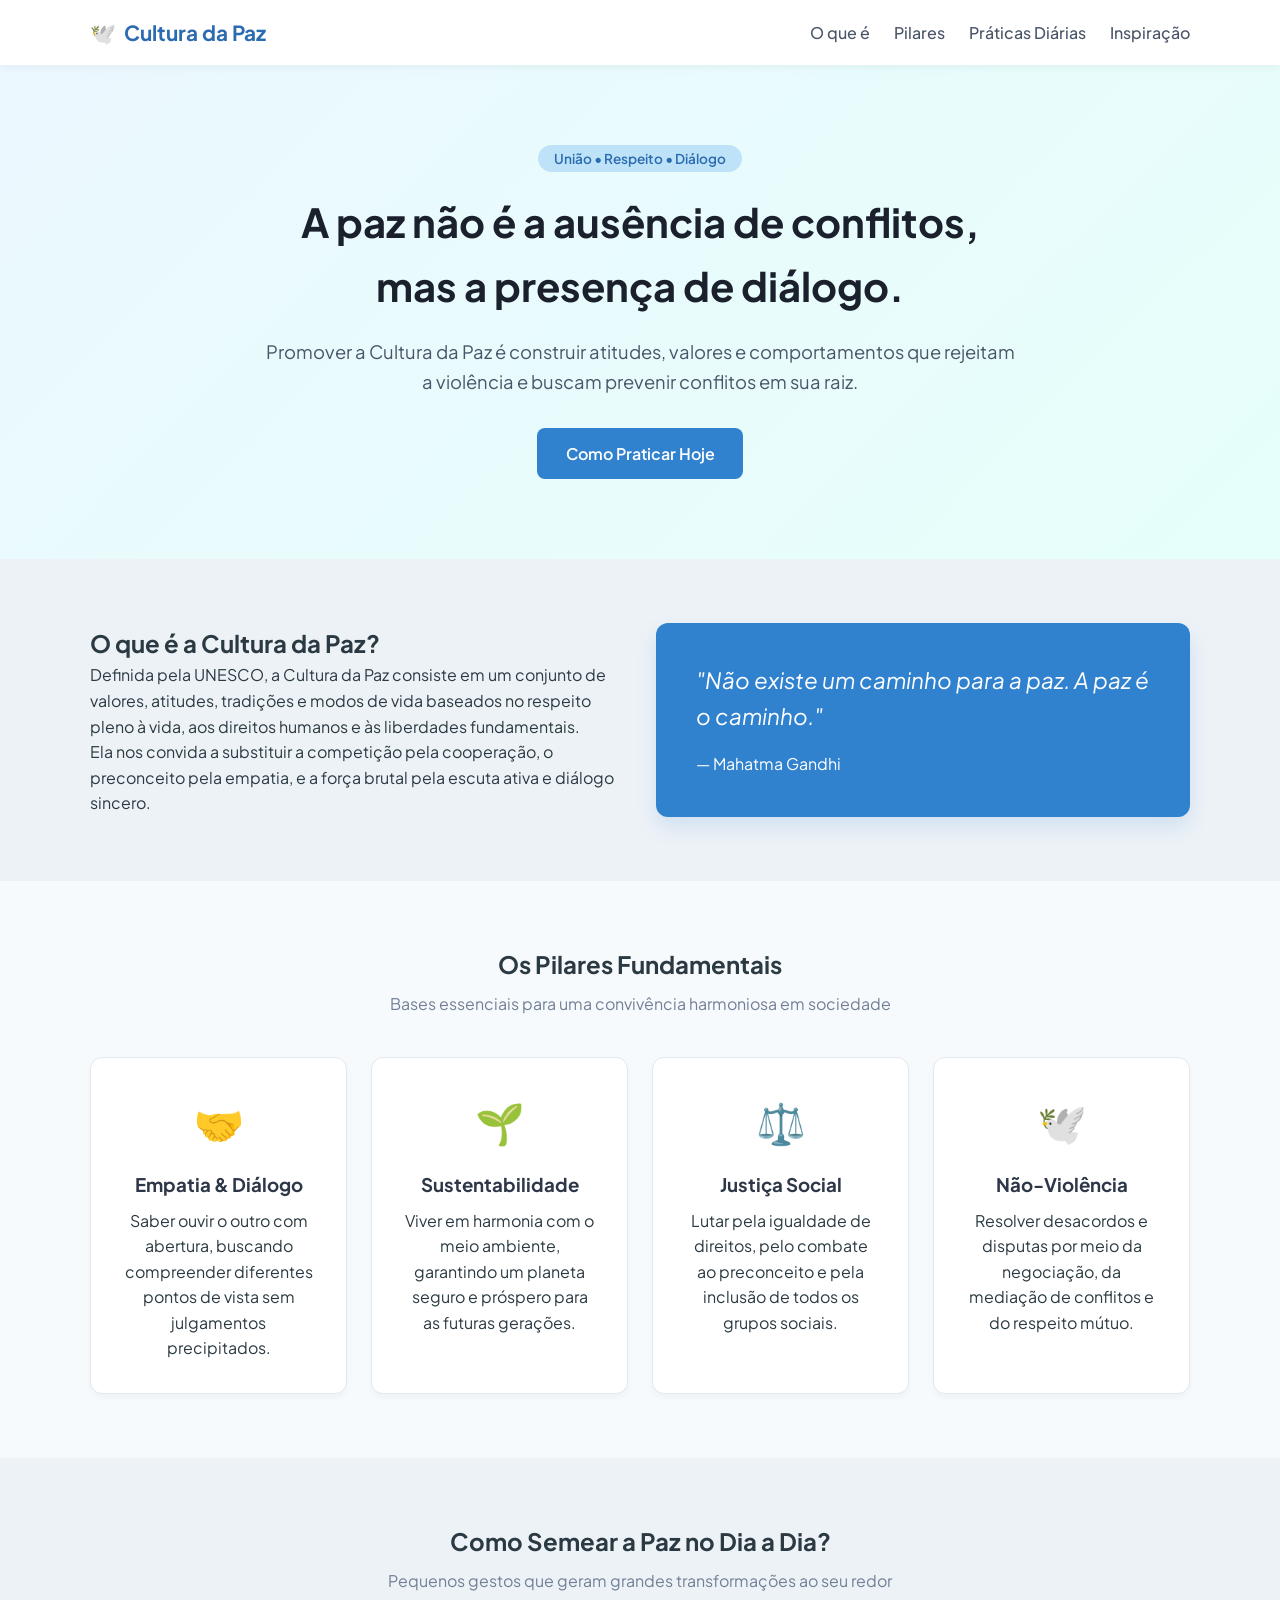
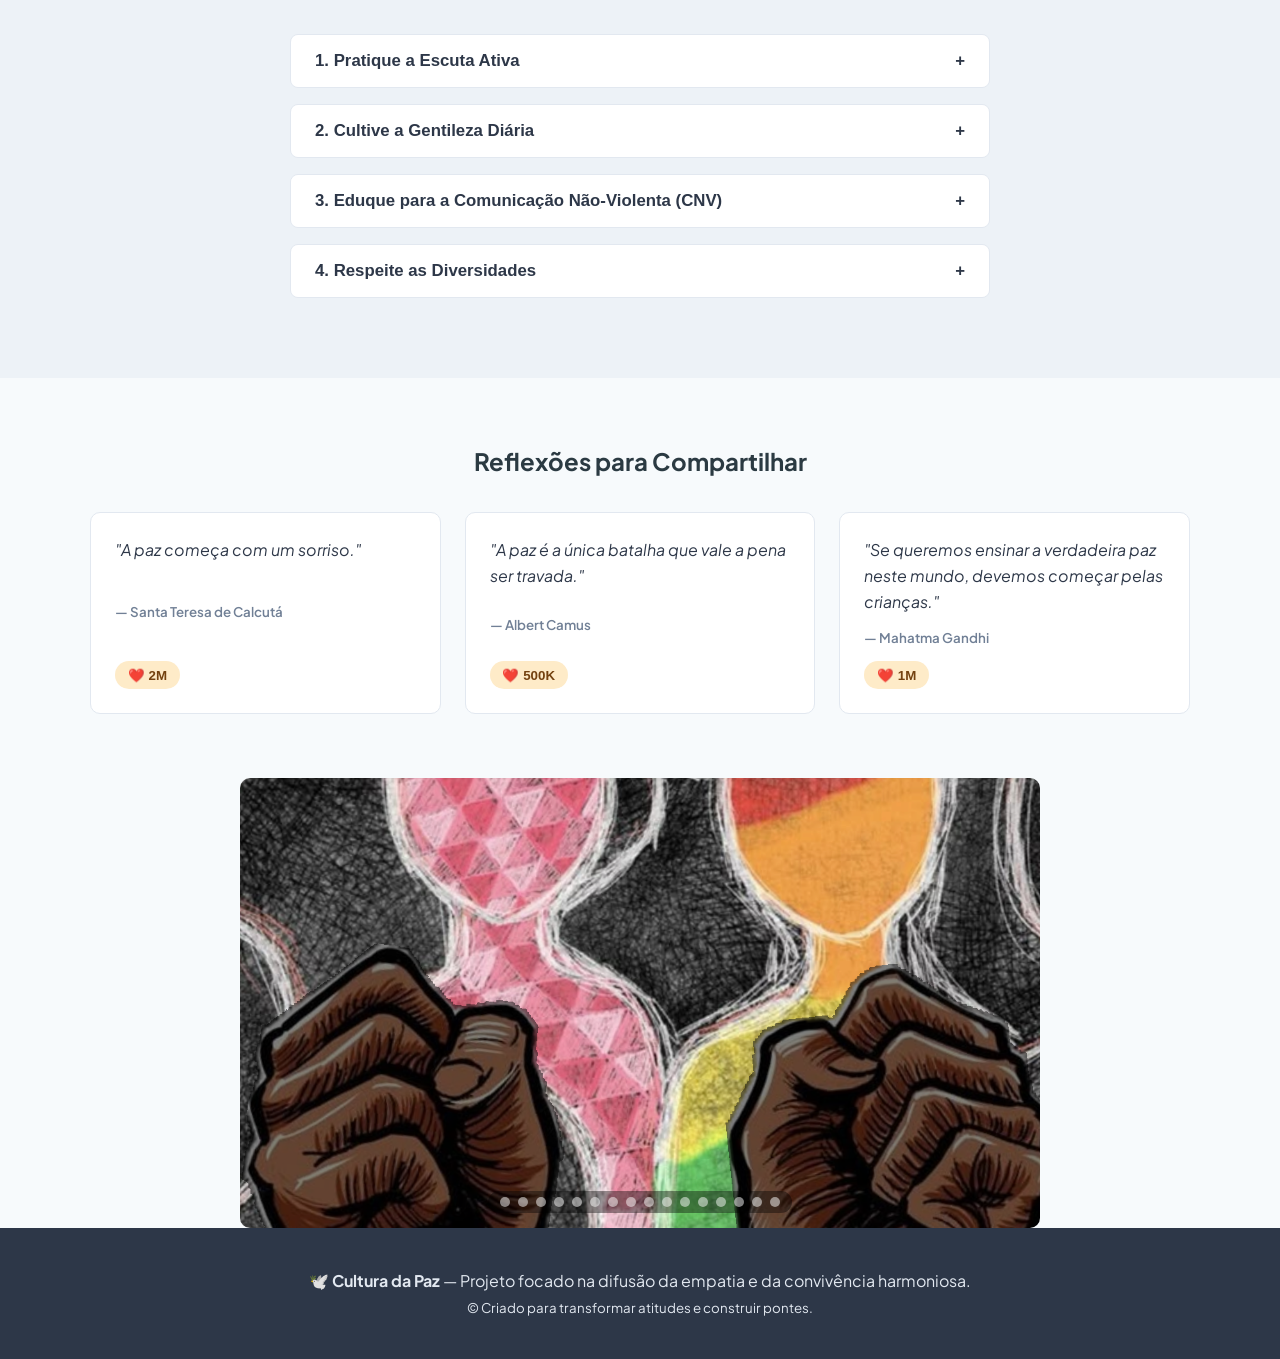
<file: index.html>
<!DOCTYPE html>
<html lang="pt-BR">
<head>
  <meta charset="UTF-8">
  <meta name="viewport" content="width=device-width, initial-scale=1.0">
  <title>Cultura da Paz - Transformando o Mundo com Diálogo e Empatia</title>
  <link rel="stylesheet" href="style.css">
  <link rel="preconnect" href="https://fonts.googleapis.com">
  <link rel="preconnect" href="https://fonts.gstatic.com" crossorigin>
  <link href="https://fonts.googleapis.com/css2?family=Plus+Jakarta+Sans:wght@400;500;600;700&display=swap" rel="stylesheet">
</head>
<body>


  <!-- Cabeçalho -->
  <header>
    <div class="container nav-container">
      <a href="#" class="logo">
        <span class="pigeon-icon">🕊️</span> Cultura da Paz
      </a>
      <nav>
        <ul>
          <li><a href="#sobre">O que é</a></li>
          <li><a href="#pilares">Pilares</a></li>
          <li><a href="#praticas">Práticas Diárias</a></li>
          <li><a href="#mensagens">Inspiração</a></li>
        </ul>
      </nav>
    </div>
  </header>


  <!-- Seção Hero -->
  <section class="hero">
    <div class="container hero-content">
      <span class="badge">União • Respeito • Diálogo</span>
      <h1>A paz não é a ausência de conflitos, mas a presença de diálogo.</h1>
      <p>Promover a Cultura da Paz é construir atitudes, valores e comportamentos que rejeitam a violência e buscam prevenir conflitos em sua raiz.</p>
      <a href="#praticas" class="btn">Como Praticar Hoje</a>
    </div>
  </section>


  <!-- Seção Sobre -->
  <section id="sobre" class="section bg-light">
    <div class="container">
      <div class="grid-2">
        <div class="content-box">
          <h2>O que é a Cultura da Paz?</h2>
          <p>Definida pela UNESCO, a Cultura da Paz consiste em um conjunto de valores, atitudes, tradições e modos de vida baseados no respeito pleno à vida, aos direitos humanos e às liberdades fundamentais.</p>
          <p>Ela nos convida a substituir a competição pela cooperação, o preconceito pela empatia, e a força brutal pela escuta ativa e diálogo sincero.</p>
        </div>
        <div class="quote-card">
          <p>"Não existe um caminho para a paz. A paz é o caminho."</p>
          <span>— Mahatma Gandhi</span>
        </div>
      </div>
    </div>
  </section>


  <!-- Seção Pilares -->
  <section id="pilares" class="section">
    <div class="container">
      <h2 class="text-center">Os Pilares Fundamentais</h2>
      <p class="subtitle text-center">Bases essenciais para uma convivência harmoniosa em sociedade</p>


      <div class="cards-grid">
        <div class="card">
          <div class="card-icon">🤝</div>
          <h3>Empatia & Diálogo</h3>
          <p>Saber ouvir o outro com abertura, buscando compreender diferentes pontos de vista sem julgamentos precipitados.</p>
        </div>


        <div class="card">
          <div class="card-icon">🌱</div>
          <h3>Sustentabilidade</h3>
          <p>Viver em harmonia com o meio ambiente, garantindo um planeta seguro e próspero para as futuras gerações.</p>
        </div>


        <div class="card">
          <div class="card-icon">⚖️</div>
          <h3>Justiça Social</h3>
          <p>Lutar pela igualdade de direitos, pelo combate ao preconceito e pela inclusão de todos os grupos sociais.</p>
        </div>


        <div class="card">
          <div class="card-icon">🕊️</div>
          <h3>Não-Violência</h3>
          <p>Resolver desacordos e disputas por meio da negociação, da mediação de conflitos e do respeito mútuo.</p>
        </div>
      </div>
    </div>
  </section>


  <!-- Seção Práticas Diárias (Accordion/Lista) -->
  <section id="praticas" class="section bg-light">
    <div class="container">
      <h2 class="text-center">Como Semear a Paz no Dia a Dia?</h2>
      <p class="subtitle text-center">Pequenos gestos que geram grandes transformações ao seu redor</p>


      <div class="accordion">
        <div class="accordion-item">
          <button class="accordion-header">1. Pratique a Escuta Ativa <span>+</span></button>
          <div class="accordion-body">
            <p>Escute as pessoas sem interrompê-las ou já preparar uma resposta na mente. Esteja presente para entender seus sentimentos e necessidades.</p>
          </div>
        </div>


        <div class="accordion-item">
          <button class="accordion-header">2. Cultive a Gentileza Diária <span>+</span></button>
          <div class="accordion-body">
            <p>Pequenas ações como dar um "bom dia" sincero, agradecer serviços prestados ou ceder a vez ajudam a reduzir a tensão no dia a dia urbano.</p>
          </div>
        </div>


        <div class="accordion-item">
          <button class="accordion-header">3. Eduque para a Comunicação Não-Violenta (CNV) <span>+</span></button>
          <div class="accordion-body">
            <p>Ao expressar insatisfação, foque nos fatos e nos seus sentimentos, sem acusar ou rotular a outra pessoa.</p>
          </div>
        </div>


        <div class="accordion-item">
          <button class="accordion-header">4. Respeite as Diversidades <span>+</span></button>
          <div class="accordion-body">
            <p>Aprecie as diferenças de opiniões, culturas, etnias, religiões e estilos de vida como fatores de enriquecimento humano.</p>
          </div>
        </div>
      </div>
    </div>
  </section>


  <!-- Seção Mensagens de Inspiração -->
  <section id="mensagens" class="section">
    <div class="container">
      <h2 class="text-center">Reflexões para Compartilhar</h2>
      <div class="messages-grid">
        <div class="message-card">
          <p>"A paz começa com um sorriso."</p>
          <small>— Santa Teresa de Calcutá</small>
          <button class="like-btn">❤️ <span class="like-count">2M</span></button>
        </div>
        <div class="message-card">
          <p>"A paz é a única batalha que vale a pena ser travada."</p>
          <small>— Albert Camus</small>
          <button class="like-btn">❤️ <span class="like-count">500K</span></button>
        </div>
        <div class="message-card">
          <p>"Se queremos ensinar a verdadeira paz neste mundo, devemos começar pelas crianças."</p>
          <small>— Mahatma Gandhi</small>
          <button class="like-btn">❤️ <span class="like-count">1M</span></button>
        </div>
      </div>
    </div>
  </section>
<div class="carrossel-container">
  <div class="carrossel-slides">
    <div class="slide" id="slide-1"><img src="img/algema.png" alt="Imagem 1"></div>
    <div class="slide" id="slide-2"><img src="img/imagemcheia.png" alt="Imagem 2"></div>
    <div class="slide" id="slide-3"><img src="img/mao.png" alt="Imagem 3"></div>
    <div class="slide" id="slide-4"><img src="img/meninabandeira.png" alt="Imagem 4"></div>
    <div class="slide" id="slide-5"><img src="img/1.jpg" alt="Imagem 5"></div>
    <div class="slide" id="slide-6"><img src="img/2.jpg" alt="Imagem 6"></div>
    <div class="slide" id="slide-7"><img src="img/3.jpg" alt="Imagem 7"></div>
    <div class="slide" id="slide-8"><img src="img/4.jpg" alt="Imagem 8"></div>
    <div class="slide" id="slide-9"><img src="img/5.jpg" alt="Imagem 9"></div>
    <div class="slide" id="slide-10"><img src="img/6.jpg" alt="Imagem 10"></div>
    <div class="slide" id="slide-11"><img src="img/7.jpg" alt="Imagem 11"></div>
    <div class="slide" id="slide-12"><img src="img/8.jpg" alt="Imagem 12"></div>
    <div class="slide" id="slide-13"><img src="img/10.png" alt="Imagem 13"></div>
    <div class="slide" id="slide-14"><img src="img/11.jpg" alt="Imagem 14"></div>
    <div class="slide" id="slide-15"><img src="img/12.jpg" alt="Imagem 15"></div>
    <div class="slide" id="slide-16"><img src="img/mao.png" alt="Imagem 16"></div>
  </div>

  <div class="carrossel-navegacao">
    <a href="#slide-1"></a>
    <a href="#slide-2"></a>
    <a href="#slide-3"></a>
    <a href="#slide-4"></a>
    <a href="#slide-5"></a>
    <a href="#slide-6"></a>
    <a href="#slide-7"></a>
    <a href="#slide-8"></a>
    <a href="#slide-9"></a>
    <a href="#slide-10"></a>
    <a href="#slide-11"></a>
    <a href="#slide-12"></a>
    <a href="#slide-13"></a>
    <a href="#slide-14"></a>
    <a href="#slide-15"></a>
    <a href="#slide-16"></a>
  </div>
</div>






  <!-- Rodapé -->
  <footer>
    <div class="container footer-content">
      <p>🕊️ <strong>Cultura da Paz</strong> — Projeto focado na difusão da empatia e da convivência harmoniosa.</p>
      <p><small>&copy; Criado para transformar atitudes e construir pontes.</small></p>
    </div>
  </footer>

  <script src="script.js"></script>




</body>
</html>
</file>
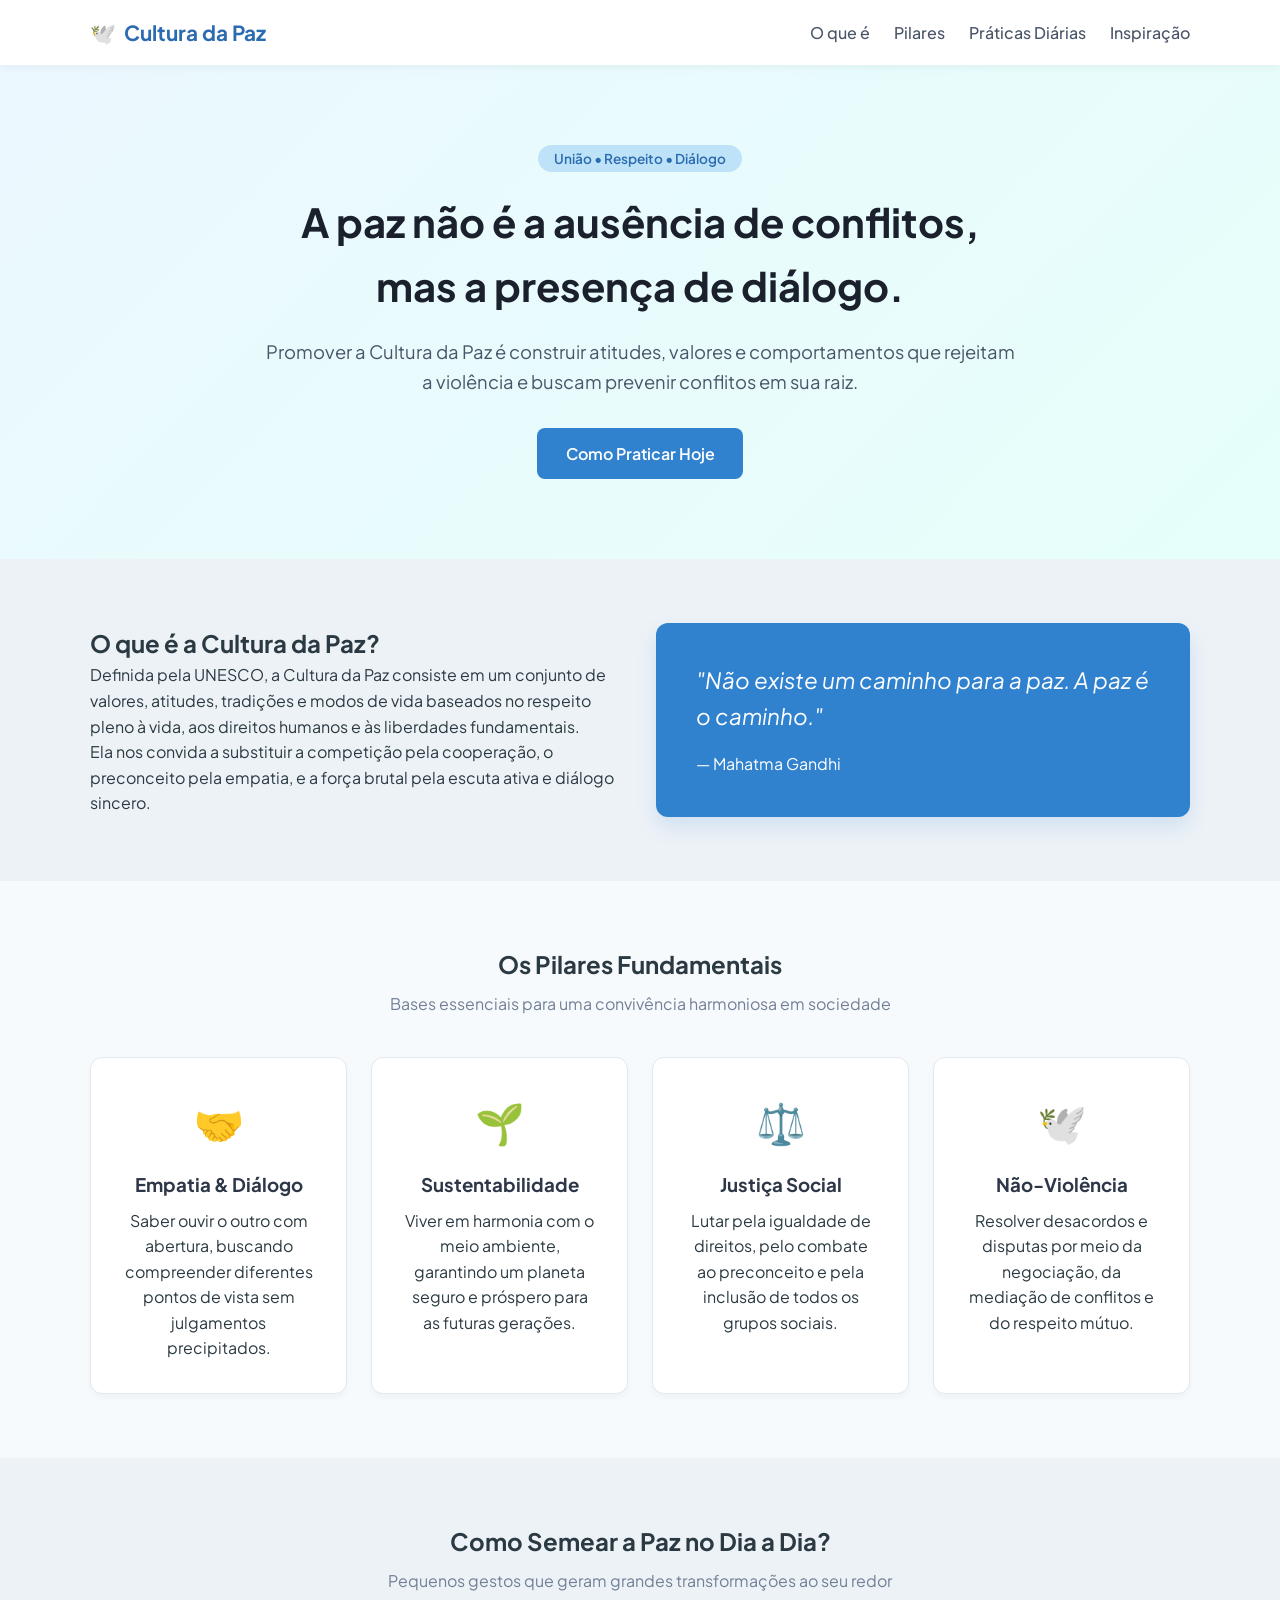
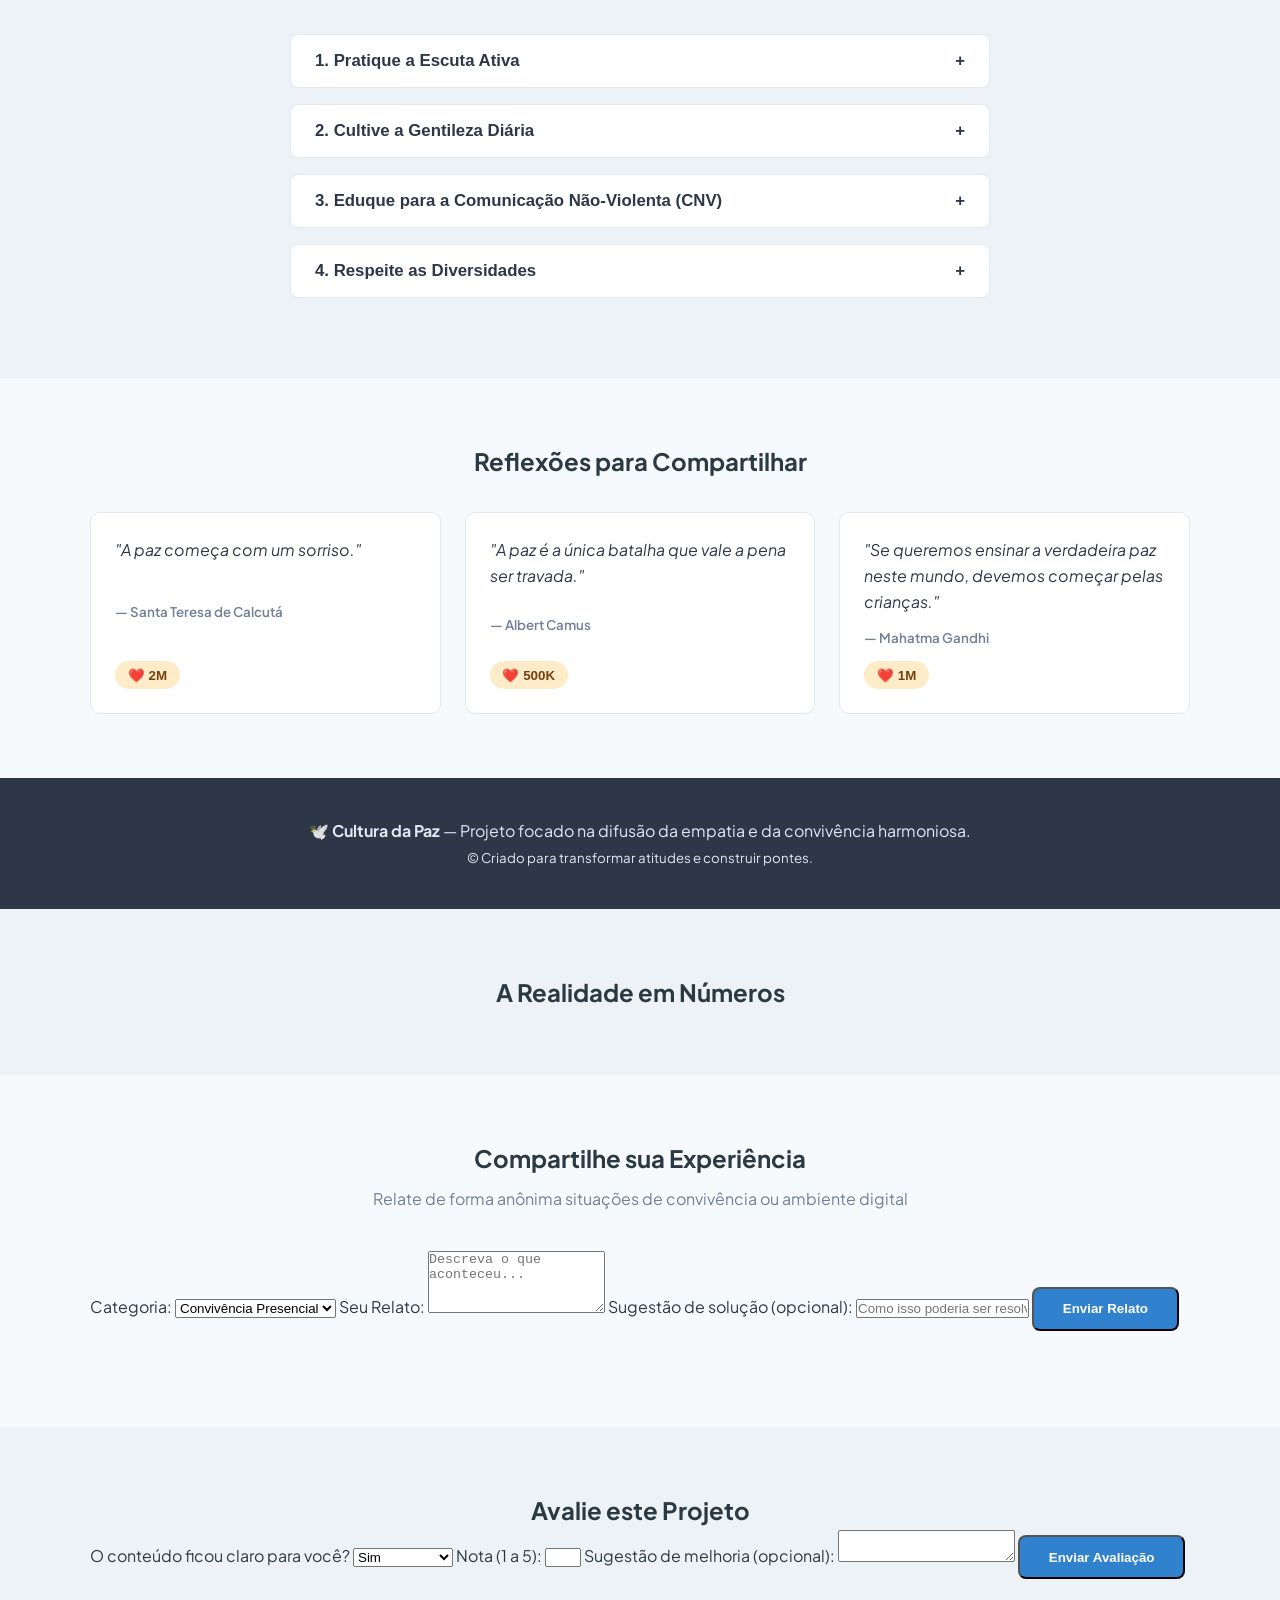
<file: fontes.html>
<!DOCTYPE html>
<html lang="pt-BR">
<head>
  <meta charset="UTF-8">
  <meta name="viewport" content="width=device-width, initial-scale=1.0">
  <title>Cultura da Paz - Transformando o Mundo com Diálogo e Empatia</title>
  <link rel="stylesheet" href="style.css">
  <link rel="preconnect" href="https://fonts.googleapis.com">
  <link rel="preconnect" href="https://fonts.gstatic.com" crossorigin>
  <link href="https://fonts.googleapis.com/css2?family=Plus+Jakarta+Sans:wght@400;500;600;700&display=swap" rel="stylesheet">
</head>
<body>


  <!-- Cabeçalho -->
  <header>
    <div class="container nav-container">
      <a href="#" class="logo">
        <span class="pigeon-icon">🕊️</span> Cultura da Paz
      </a>
      <nav>
        <ul>
          <li><a href="#sobre">O que é</a></li>
          <li><a href="#pilares">Pilares</a></li>
          <li><a href="#praticas">Práticas Diárias</a></li>
          <li><a href="#mensagens">Inspiração</a></li>
        </ul>
      </nav>
    </div>
  </header>


  <!-- Seção Hero -->
  <section class="hero">
    <div class="container hero-content">
      <span class="badge">União • Respeito • Diálogo</span>
      <h1>A paz não é a ausência de conflitos, mas a presença de diálogo.</h1>
      <p>Promover a Cultura da Paz é construir atitudes, valores e comportamentos que rejeitam a violência e buscam prevenir conflitos em sua raiz.</p>
      <a href="#praticas" class="btn">Como Praticar Hoje</a>
    </div>
  </section>


  <!-- Seção Sobre -->
  <section id="sobre" class="section bg-light">
    <div class="container">
      <div class="grid-2">
        <div class="content-box">
          <h2>O que é a Cultura da Paz?</h2>
          <p>Definida pela UNESCO, a Cultura da Paz consiste em um conjunto de valores, atitudes, tradições e modos de vida baseados no respeito pleno à vida, aos direitos humanos e às liberdades fundamentais.</p>
          <p>Ela nos convida a substituir a competição pela cooperação, o preconceito pela empatia, e a força brutal pela escuta ativa e diálogo sincero.</p>
        </div>
        <div class="quote-card">
          <p>"Não existe um caminho para a paz. A paz é o caminho."</p>
          <span>— Mahatma Gandhi</span>
        </div>
      </div>
    </div>
  </section>


  <!-- Seção Pilares -->
  <section id="pilares" class="section">
    <div class="container">
      <h2 class="text-center">Os Pilares Fundamentais</h2>
      <p class="subtitle text-center">Bases essenciais para uma convivência harmoniosa em sociedade</p>


      <div class="cards-grid">
        <div class="card">
          <div class="card-icon">🤝</div>
          <h3>Empatia & Diálogo</h3>
          <p>Saber ouvir o outro com abertura, buscando compreender diferentes pontos de vista sem julgamentos precipitados.</p>
        </div>


        <div class="card">
          <div class="card-icon">🌱</div>
          <h3>Sustentabilidade</h3>
          <p>Viver em harmonia com o meio ambiente, garantindo um planeta seguro e próspero para as futuras gerações.</p>
        </div>


        <div class="card">
          <div class="card-icon">⚖️</div>
          <h3>Justiça Social</h3>
          <p>Lutar pela igualdade de direitos, pelo combate ao preconceito e pela inclusão de todos os grupos sociais.</p>
        </div>


        <div class="card">
          <div class="card-icon">🕊️</div>
          <h3>Não-Violência</h3>
          <p>Resolver desacordos e disputas por meio da negociação, da mediação de conflitos e do respeito mútuo.</p>
        </div>
      </div>
    </div>
  </section>


  <!-- Seção Práticas Diárias (Accordion/Lista) -->
  <section id="praticas" class="section bg-light">
    <div class="container">
      <h2 class="text-center">Como Semear a Paz no Dia a Dia?</h2>
      <p class="subtitle text-center">Pequenos gestos que geram grandes transformações ao seu redor</p>


      <div class="accordion">
        <div class="accordion-item">
          <button class="accordion-header">1. Pratique a Escuta Ativa <span>+</span></button>
          <div class="accordion-body">
            <p>Escute as pessoas sem interrompê-las ou já preparar uma resposta na mente. Esteja presente para entender seus sentimentos e necessidades.</p>
          </div>
        </div>


        <div class="accordion-item">
          <button class="accordion-header">2. Cultive a Gentileza Diária <span>+</span></button>
          <div class="accordion-body">
            <p>Pequenas ações como dar um "bom dia" sincero, agradecer serviços prestados ou ceder a vez ajudam a reduzir a tensão no dia a dia urbano.</p>
          </div>
        </div>


        <div class="accordion-item">
          <button class="accordion-header">3. Eduque para a Comunicação Não-Violenta (CNV) <span>+</span></button>
          <div class="accordion-body">
            <p>Ao expressar insatisfação, foque nos fatos e nos seus sentimentos, sem acusar ou rotular a outra pessoa.</p>
          </div>
        </div>


        <div class="accordion-item">
          <button class="accordion-header">4. Respeite as Diversidades <span>+</span></button>
          <div class="accordion-body">
            <p>Aprecie as diferenças de opiniões, culturas, etnias, religiões e estilos de vida como fatores de enriquecimento humano.</p>
          </div>
        </div>
      </div>
    </div>
  </section>


  <!-- Seção Mensagens de Inspiração -->
  <section id="mensagens" class="section">
    <div class="container">
      <h2 class="text-center">Reflexões para Compartilhar</h2>
      <div class="messages-grid">
        <div class="message-card">
          <p>"A paz começa com um sorriso."</p>
          <small>— Santa Teresa de Calcutá</small>
          <button class="like-btn">❤️ <span class="like-count">2M</span></button>
        </div>
        <div class="message-card">
          <p>"A paz é a única batalha que vale a pena ser travada."</p>
          <small>— Albert Camus</small>
          <button class="like-btn">❤️ <span class="like-count">500K</span></button>
        </div>
        <div class="message-card">
          <p>"Se queremos ensinar a verdadeira paz neste mundo, devemos começar pelas crianças."</p>
          <small>— Mahatma Gandhi</small>
          <button class="like-btn">❤️ <span class="like-count">1M</span></button>
        </div>
      </div>
    </div>
  </section>


  <!-- Rodapé -->
  <footer>
    <div class="container footer-content">
      <p>🕊️ <strong>Cultura da Paz</strong> — Projeto focado na difusão da empatia e da convivência harmoniosa.</p>
      <p><small>&copy; Criado para transformar atitudes e construir pontes.</small></p>
    </div>
  </footer>
 
<!-- SEÇÃO DE DADOS ESTATÍSTICOS (Vem da tabela dados_estatisticos) -->
<section id="dados" class="section bg-light">
  <div class="container">
    <h2 class="text-center">A Realidade em Números</h2>
    <div id="lista-estatisticas" class="cards-grid">
      <!-- O Back-end ou JS vai preencher os cards aqui -->
    </div>
  </div>
</section>

<!-- SEÇÃO DE RELATOS ANÔNIMOS (Envia e lê da tabela relatos) -->
<section id="relatos" class="section">
  <div class="container">
    <h2 class="text-center">Compartilhe sua Experiência</h2>
    <p class="subtitle text-center">Relate de forma anônima situações de convivência ou ambiente digital</p>

    <form action="salvar_relato.php" method="POST" class="form-box">
      <label>Categoria:</label>
      <select name="categoria" required>
        <option value="convivencia">Convivência Presencial</option>
        <option value="ambiente-digital">Ambiente Digital</option>
      </select>

      <label>Seu Relato:</label>
      <textarea name="descricao" rows="4" required placeholder="Descreva o que aconteceu..."></textarea>

      <label>Sugestão de solução (opcional):</label>
      <input type="text" name="sugestao" maxlength="500" placeholder="Como isso poderia ser resolvido com diálogo?">

      <button type="submit" class="btn">Enviar Relato</button>
    </form>

    <div id="mural-relatos" class="messages-grid">
      <!-- Relatos com status 'aprovado' aparecerão aqui -->
    </div>
  </div>
</section>

<!-- SEÇÃO DE AVALIAÇÃO DO SITE (Envia para a tabela avaliacoes) -->
<section id="avaliacao" class="section bg-light">
  <div class="container">
    <h2 class="text-center">Avalie este Projeto</h2>
    <form action="salvar_avaliacao.php" method="POST" class="form-box">
      <label>O conteúdo ficou claro para você?</label>
      <select name="clareza" required>
        <option value="sim">Sim</option>
        <option value="parcialmente">Parcialmente</option>
        <option value="nao">Não</option>
      </select>

      <label>Nota (1 a 5):</label>
      <input type="number" name="nota" min="1" max="5" required>

      <label>Sugestão de melhoria (opcional):</label>
      <textarea name="sugestao" maxlength="500" rows="2"></textarea>

      <button type="submit" class="btn">Enviar Avaliação</button>
    </form>
  </div>
</section>


  <script src="script.js"></script>




</body>
</html>
</file>
<file: style.css>
/* Configurações Globais */
* {
    margin: 0;
    padding: 0;
    box-sizing: border-box;
  }
 
  body {
    font-family: 'Plus Jakarta Sans', sans-serif;
    color: #2b3a42;
    background-color: #f7fafc;
    line-height: 1.6;
  }
 
  .container {
    width: 90%;
    max-width: 1100px;
    margin: 0 auto;
  }
 
  /* Navegação */
  header {
    background: #ffffff;
    box-shadow: 0 2px 10px rgba(0,0,0,0.05);
    position: sticky;
    top: 0;
    z-index: 100;
  }
 
  .nav-container {
    display: flex;
    justify-content: space-between;
    align-items: center;
    padding: 1rem 0;
  }
 
  .logo {
    font-size: 1.3rem;
    font-weight: 700;
    color: #2b6cb0;
    text-decoration: none;
    display: flex;
    align-items: center;
    gap: 0.5rem;
  }
 
  nav ul {
    display: flex;
    list-style: none;
    gap: 1.5rem;
  }
 
  nav a {
    text-decoration: none;
    color: #4a5568;
    font-weight: 500;
    transition: color 0.2s;
  }
 
  nav a:hover {
    color: #3182ce;
  }
 
  /* Hero Section */
  .hero {
    background: linear-gradient(135deg, #ebf8ff 0%, #e6fffa 100%);
    padding: 5rem 0;
    text-align: center;
  }
 
  .hero-content {
    max-width: 750px;
  }
 
  .badge {
    background: #bee3f8;
    color: #2b6cb0;
    padding: 0.3rem 1rem;
    border-radius: 20px;
    font-size: 0.85rem;
    font-weight: 600;
  }
 
  .hero h1 {
    font-size: 2.5rem;
    margin: 1.2rem 0;
    color: #1a202c;
  }
 
  .hero p {
    font-size: 1.15rem;
    color: #4a5568;
    margin-bottom: 2rem;
  }
 
  .btn {
    display: inline-block;
    background: #3182ce;
    color: #fff;
    padding: 0.8rem 1.8rem;
    border-radius: 8px;
    text-decoration: none;
    font-weight: 600;
    transition: background 0.3s;
  }
 
  .btn:hover {
    background: #2b6cb0;
  }
 
  /* Seções Padrão */
  .section {
    padding: 4rem 0;
  }
 
  .bg-light {
    background-color: #edf2f7;
  }
 
  .text-center {
    text-align: center;
  }
 
  .subtitle {
    color: #718096;
    margin-top: 0.5rem;
    margin-bottom: 2.5rem;
  }
 
  /* Grids */
  .grid-2 {
    display: grid;
    grid-template-columns: 1fr 1fr;
    gap: 2rem;
    align-items: center;
  }
 
  .quote-card {
    background: #3182ce;
    color: #fff;
    padding: 2.5rem;
    border-radius: 12px;
    box-shadow: 0 10px 20px rgba(49, 130, 206, 0.15);
  }
 
  .quote-card p {
    font-size: 1.4rem;
    font-style: italic;
    margin-bottom: 1rem;
  }
 
  .cards-grid {
    display: grid;
    grid-template-columns: repeat(auto-fit, minmax(220px, 1fr));
    gap: 1.5rem;
  }
 
  .card {
    background: #fff;
    padding: 2rem;
    border-radius: 12px;
    box-shadow: 0 4px 6px rgba(0,0,0,0.03);
    text-align: center;
    border: 1px solid #e2e8f0;
  }
 
  .card-icon {
    font-size: 2.5rem;
    margin-bottom: 1rem;
  }
 
  .card h3 {
    margin-bottom: 0.5rem;
    color: #2d3748;
  }
 
  /* Accordion */
  .accordion {
    max-width: 700px;
    margin: 0 auto;
  }
 
  .accordion-item {
    background: #fff;
    margin-bottom: 1rem;
    border-radius: 8px;
    overflow: hidden;
    border: 1px solid #e2e8f0;
  }
 
  .accordion-header {
    width: 100%;
    padding: 1rem 1.5rem;
    text-align: left;
    background: #fff;
    border: none;
    font-size: 1.05rem;
    font-weight: 600;
    color: #2d3748;
    cursor: pointer;
    display: flex;
    justify-content: space-between;
    align-items: center;
  }
 
  .accordion-body {
    padding: 0 1.5rem 1rem 1.5rem;
    display: none;
    color: #4a5568;
  }
 
  .accordion-item.active .accordion-body {
    display: block;
  }
 
  /* Mensagens de Inspiração */
  .messages-grid {
    display: grid;
    grid-template-columns: repeat(auto-fit, minmax(250px, 1fr));
    gap: 1.5rem;
    margin-top: 2rem;
  }
 
  .message-card {
    background: #fff;
    padding: 1.5rem;
    border-radius: 10px;
    border: 1px solid #e2e8f0;
    display: flex;
    flex-direction: column;
    justify-content: space-between;
  }
 
  .message-card p {
    font-style: italic;
    color: #2d3748;
  }
 
  .message-card small {
    display: block;
    margin: 0.8rem 0;
    color: #718096;
    font-weight: 600;
  }
 
  .like-btn {
    align-self: flex-start;
    background: #feebc8;
    border: none;
    padding: 0.4rem 0.8rem;
    border-radius: 20px;
    cursor: pointer;
    font-weight: 600;
    color: #744210;
    transition: transform 0.1s;
  }
 
  .like-btn:active {
    transform: scale(0.95);
  }
 
  /* Rodapé */
  footer {
    background: #2d3748;
    color: #e2e8f0;
    text-align: center;
    padding: 2.5rem 0;
  }
 
  /* Responsividade */
  @media (max-width: 768px) {
    .grid-2 {
      grid-template-columns: 1fr;
    }
    .nav-container {
      flex-direction: column;
      gap: 1rem;
    }
  }




  /* Container principal */
.carrossel-container {
  position: relative;
  width: 100%;
  max-width: 800px; /* Ajuste a largura máxima conforme necessário */
  margin: 0 auto;
  overflow: hidden;
  border-radius: 10px;
}

/* Área que guarda os slides lado a lado */
.carrossel-slides {
  display: flex;
  overflow-x: auto;
  scroll-snap-type: x mandatory; /* Faz a imagem "travar" no centro ao rolar */
  scroll-behavior: smooth; /* Transição suave ao clicar nas bolinhas */
  scrollbar-width: none; /* Esconde a barra de rolagem no Firefox */
}

/* Esconde a barra de rolagem no Chrome, Safari e Edge */
.carrossel-slides::-webkit-scrollbar {
  display: none;
}

/* Cada slide individual */
.slide {
  flex: 0 0 100%; /* Cada slide ocupa 100% da largura do container */
  width: 100%;
  height: 450px; /* Ajuste a altura conforme sua preferência */
  scroll-snap-align: start;
}

/* Ajuste das imagens dentro dos slides */
.slide img {
  width: 100%;
  height: 100%;
  object-fit: cover; /* Preenche o espaço sem distorcer a imagem (use 'contain' se não quiser cortar) */
  display: block;
}

/* Barra de bolinhas de navegação */
.carrossel-navegacao {
  position: absolute;
  bottom: 15px;
  left: 50%;
  transform: translateX(-50%);
  display: flex;
  flex-wrap: wrap;
  justify-content: center;
  gap: 8px;
  background: rgba(0, 0, 0, 0.4);
  padding: 6px 12px;
  border-radius: 20px;
  max-width: 90%;
}

/* Estilo de cada bolinha */
.carrossel-navegacao a {
  width: 10px;
  height: 10px;
  background-color: rgba(255, 255, 255, 0.5);
  border-radius: 50%;
  transition: background-color 0.3s, transform 0.3s;
}

.carrossel-navegacao a:hover,
.carrossel-navegacao a:focus {
  background-color: #ffffff;
  transform: scale(1.3);
}
</file>
